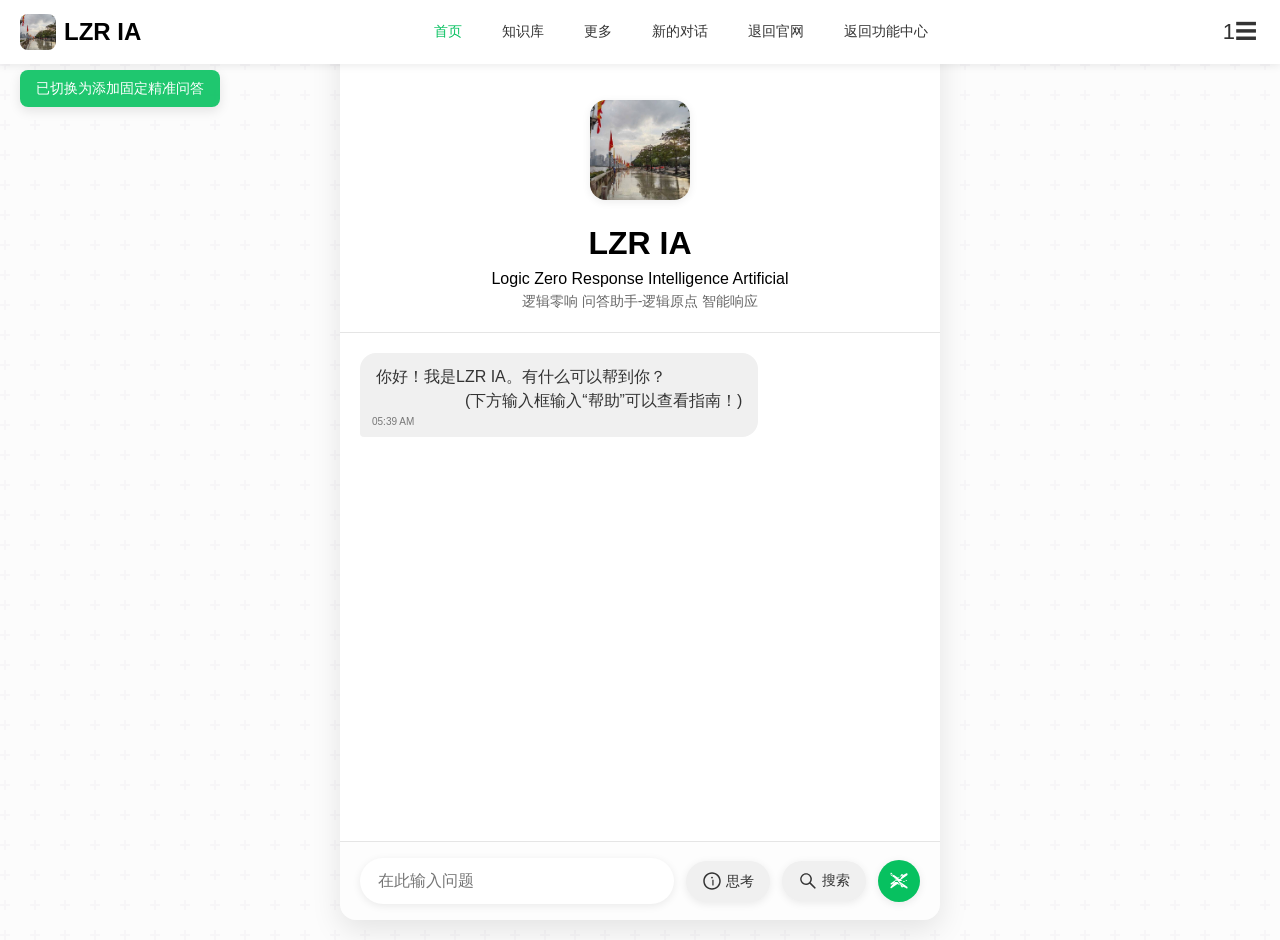
<file: AI NEW.html>
<!DOCTYPE html>
<html lang="zh-CN">
<head>
    <meta charset="UTF-8">
    <meta name="viewport" content="width=device-width, initial-scale=1.0">
    <title>LZR IA - 没用的问答助手</title>
    <!-- 引入外部CSS样式文件 -->
    <link rel="stylesheet" href="style.css">
</head>
<body>



 <!-- 顶部导航栏 -->
<nav class="navbar">
    <div class="navbar-logo">
        <img src="LZR.jpg" alt="LZR IA Logo">
        <h2><a href="AI NEW.html">LZR IA</a></h2>
    </div>
    
    <!-- PC端菜单（保持不变） -->
    <div class="navbar-menu">
        <button class="active">首页</button>
        <button id="kbBtn">知识库</button>
        <button id="moreBtn">更多</button>
        <button><a href="AI NEW.html" target="_blank" rel="noopener noreferrer">新的对话</a></button>
        <button><a href="home.html" target="_blank" rel="noopener noreferrer">退回官网</a></button>
        <button><a href="Function.html" target="_blank" rel="noopener noreferrer">返回功能中心</a></button>
    </div>
    
    <!-- 移动端菜单按钮（移到这里，和.navbar-menu同级） -->
    <button class="mobile-menu-btn">☰</button>
</nav>
    <!-- 操作提示框 -->
    <div id="operationTip" class="operation-tip">操作提示</div>

    <!-- 聊天容器 -->
    <div class="chat-container">
        <div class="chat-header">
            <img src="LZR.jpg" alt="LZR">
            <h1>LZR IA</h1>
            Logic Zero Response Intelligence Artificial 
            <p>逻辑零响 问答助手-逻辑原点 智能响应</p>
            
        </div>
        <div class="chat-messages" id="chatMessages">
            <!-- 欢迎消息 -->
            <div class="message ai-message">
                <span class="typing-effect">你好！我是LZR IA。有什么可以帮到你？
                    (下方输入框输入“帮助”可以查看指南！)</span>
                <span class="message-time"></span>
            </div>
        </div>
        <div class="chat-input-area">
            <div class="input-wrapper">
                <input type="text" id="userInput" placeholder="在此输入问题" autocomplete="off">
            </div>
           <a href="https://chat.deepseek.com/sign_in" 
   target="_blank" 
   rel="noopener noreferrer"
   class="btn btn-think" 
   id="thinkBtn" 
   title="思考">
    <svg class="icon" viewBox="0 0 1024 1024" fill="currentColor">
        <path d="M512 64C264.6 64 64 264.6 64 512s200.6 448 448 448 448-200.6 448-448S759.4 64 512 64zm0 820c-205.4 0-372-166.6-372-372s166.6-372 372-372 372 166.6 372 372-166.6 372-372 372z"></path>
        <path d="M464 336a48 48 0 1 0 96 0 48 48 0 1 0-96 0zm72 112c-4.4 0-8 3.6-8 8v272c0 4.4 3.6 8 8 8h48c4.4 0 8-3.6 8-8V456c0-4.4-3.6-8-8-8h-48z"></path>
    </svg>
    <span style="margin-left: 4px;">思考</span>
</a>
                <!-- 搜索按钮 -->
                <button class="btn btn-search" id="searchBtn" title="调用DeepSeek API">
                    <svg class="icon" viewBox="0 0 1024 1024" fill="currentColor">
                        <path d="M909.6 854.5L649.9 594.8C690.2 542.7 712 479 712 412c0-80.2-31.3-155.4-87.9-212.1-56.6-56.7-132-87.9-212.1-87.9s-155.5 31.3-212.1 87.9C143.2 256.5 112 331.8 112 412c0 80.1 31.3 155.5 87.9 212.1C256.5 680.8 331.8 712 412 712c67 0 130.6-21.8 182.7-62l259.7 259.6a8.2 8.2 0 0 0 11.6 0l43.6-43.5a8.2 8.2 0 0 0 0-11.6zM570.4 570.4C528 612.7 471.8 636 412 636s-116-23.3-158.4-65.6C205.3 528 182 471.8 182 412s23.3-116.1 65.6-158.4C296 205.3 352.2 182 412 182s116.1 23.3 158.4 65.6C612.7 296 636 352.2 636 412s-23.3 116.1-65.6 158.4z"></path>
                    </svg>
                    <span style="margin-left: 4px;">搜索</span>
                </button>
                <button class="btn btn-icon" id="sendBtn" title="发送">
                    <svg class="icon" viewBox="0 0 1024 1024" fill="currentColor">
                        <path d="M931.4 498.9c-16.1-22.9-48.8-28.6-71.7-12.5L768 567.4 256 208c-16.4-11.8-39.2-11.1-54.9 1.6-15.7 12.7-19.4 34.9-8 51.6l456.5 568.3c12.6 15.7 35.4 19.4 51.6 8 15.7-12.6 19.4-35.4 8-51.6L513.1 512l418.3-300.6c22.9-16.1 28.6-48.8 12.5-71.7-16.1-22.9-48.8-28.6-71.7-12.5L431.9 361.3 135.9 156.1C120.2 146.2 98.1 150 85.6 165.8 73.1 181.5 76.9 203.6 92.6 216.1l300.6 205.2L92.6 626.9c-15.7 12.5-19.5 34.6-8 50.3 11.5 15.7 33.6 19.5 50.3 8l300.6-205.2 205.2 300.6c12.5 15.7 34.6 19.5 50.3 8 15.7-11.5 19.5-33.6 8-50.3L513.1 512l418.3 300.6c22.9 16.1 28.6 48.8 12.5 71.7-16.1 22.9-48.8 28.6-71.7-12.5L431.9 662.7 135.9 867.9c-15.7 12.6-37.8 12.1-52.9-1.2-15.1-13.3-16.6-35.4-3.5-51.1l300.6-364.5L80.5 147.1c-13.1-15.8-11.6-38 3.2-51.1 14.8-13.1 36.9-11.6 51.1 3.2l300.6 364.5 205.2-300.6c12.6-15.7 34.7-19.4 51.1-8 16.4 11.4 19.4 33.5 8 51.1L513.1 512z"></path>
                    </svg>
                </button>
            </div>
        </div>
    </div>

    <!-- 自定义知识库模态框 -->
    <div id="knowledgeBaseModal" class="modal">
        <div class="modal-content">
            <div class="modal-header">
                <h1>Knowledge Base-知识库</h1>
                <button class="modal-close">&times;</button>
            </div>
            <div class="modal-body">
                <div class="kb-switch">
                    <span>当前使用：</span>
                    <button id="officialKbBtn" class="kb-switch-btn active">Logic知识库</button>
                    <button id="customKbBtn" class="kb-switch-btn">自定义知识库</button>
                </div>
                <div class="settings-section"></div>
                <div class="custom-kb-list" id="customKbList">
                    <!-- 自定义问答列表动态生成 -->
                </div>
                <div class="settings-section"></div>
                <div class="custom-kb-form">
                    <h4>在自定义知识库中添加新的问答</h4>
                    <div class="kb-type-switch">
                        <span>添加类型：</span>
                        <button id="fixedKbTypeBtn" class="kb-type-switch-btn active">固定精准问答</button>
                        <button id="keywordKbTypeBtn" class="kb-type-switch-btn">关键词模糊问答</button>
                    </div>
                    <input type="text" id="customQuestion" placeholder="输入问题（固定问答填完整问题，关键词问答填关键词）" />
                    <input type="text" id="customAnswer" placeholder="输入回答" />
                    <button id="saveCustomKb" class="btn">保存问答</button>
                </div>
            </div>
        </div>
    </div>

    <!-- 设置模态框 -->
    <div id="settingsModal" class="modal">
        <div class="modal-content">
            <div class="modal-header">
                <h1>MORE-更多</h1>
                <button class="modal-close">&times;</button>
            </div>
            <div class="modal-body">
                <!-- 主题设置 -->
                <div class="settings-section">
                    <h4>显示设置</h4>
                    <div class="settings-option">
                        <span>夜间模式（黑色背景）</span>
                        <label class="settings-toggle">
                            <input type="checkbox" id="darkModeToggle">
                            <span class="slider"></span>
                        </label>
                    </div>
                    <div class="settings-option">
                        <span>聊天内加粗字体</span>
                        <label class="settings-toggle">
                            <input type="checkbox" id="fontBoldToggle">
                            <span class="slider"></span>
                        </label>
                    </div>
                </div>

                <!-- DeepSeek API Key 设置 -->
                <div class="settings-section">
                    <h4>DeepSeek API 设置</h4>
                    <div class="api-settings-group">
                        <span>API Key（仅本地存储，不会泄露）</span>
                        <input type="password" id="deepseekApiKey" placeholder="输入你的DeepSeek API Key（sk-开头）" />
                        <button id="saveApiKeyBtn" class="btn save-api-btn">保存API Key</button>
                        <div class="settings-section"></div>
                        <h4>网页跳转</h4>
                      <a href="https://platform.deepseek.com/usage" target="_blank" rel="noopener noreferrer">DeepSeek API-用量信息</a>
                      <a href="https://cn.bing.com/?mkt=zh-CN" target="_blank" rel="noopener noreferrer">Bing</a>
                      <a href="https://wx.qq.com/" target="_blank" rel="noopener noreferrer">WeChat</a>
                    </div>
                </div>

                <!-- 提示区域 -->
                <div class="reserved-area">
                    <h4>此AI网站仅供娱乐使用</h4>
                    <p>我们将不承担一切后果 其中包括DeepSeek API Key的安全</p>
                    <p>Logic Zero Response Intelligence Artificial:逻辑零响应智能问答助手</p>
                    <p>LZR IA-Logic Zero Response Intelligence Artificial-v2.0 Plus-版本</p>
                </div>
            </div>
        </div>
    </div>

    <!-- 引入外部JS文件（顺序：先知识库，再主逻辑） -->
    <script src="knowledge-base.js"></script>
    <script src="app.js"></script>




</body>


</html>
</file>
<file: style.css>
/* 全局样式重置与基础设置 */
* {
    margin: 0;
    padding: 0;
    box-sizing: border-box;
    font-family: -apple-system, BlinkMacSystemFont, "Segoe UI", Roboto, sans-serif;
}

:root {
    /* 主题色 */
    --primary-color: #07c160;
    --primary-light: #e8f8ef;
    --search-color: #1677ff; /* 搜索按钮蓝色 */
    --search-light: #e6f4ff;
    --gray-100: #ececec23;
    --gray-200: #f0f0f0;
    --gray-300: #e5e5e5;
    --gray-800: #333333;
    --white: #ffffff;
    --black: #1a1a1a;
    --dark-bg: #2c2c2c;
    --dark-card: #383838;
    --dark-text: #f5f5f5;
    --shadow-sm: 0 2px 8px rgba(0, 0, 0, 0.08);
    --shadow-md: 0 4px 12px rgba(0, 0, 0, 0.1);
    --radius-sm: 8px;
    --radius-md: 16px;
    --radius-lg: 24px;
    --radius-full: 50%;
    --transition: all 0.2s ease;
    /* 字体粗细变量 */
    --font-weight: 400;
}

/* ========== 新增：操作提示框样式 ========== */
.operation-tip {
    position: fixed;
    top: 70px; /* 导航栏下方 */
    left: 20px;
    background-color: rgba(7, 193, 96, 0.9);
    color: white;
    padding: 8px 16px;
    border-radius: var(--radius-sm);
    box-shadow: var(--shadow-md);
    font-size: 14px;
    z-index: 1000;
    opacity: 0;
    transform: translateX(-20px);
    transition: all 0.3s ease;
    pointer-events: none; /* 不影响点击其他元素 */
    max-width: 300px;
    white-space: nowrap;
    overflow: hidden;
    text-overflow: ellipsis;
}

.operation-tip.show {
    opacity: 1;
    transform: translateX(0);
}

/* 深色模式下的提示框样式适配 */
body.dark-mode .operation-tip {
    background-color: rgba(105, 177, 255, 0.9);
}

/* 移动端提示框适配 */
@media (max-width: 768px) {
    .operation-tip {
        left: 10px;
        font-size: 13px;
        padding: 6px 12px;
        max-width: 200px;
    }
}

/* 深色模式 - 已修复文字不可见问题 */
body.dark-mode {
    background-color: var(--dark-bg);
    color: var(--dark-text);
}

body.dark-mode .navbar {
    background-color: var(--dark-card);
    color: var(--dark-text);
}

body.dark-mode .navbar-logo h1 {
    color: var(--dark-text); /* 修复导航栏标题文字颜色 */
}

body.dark-mode .navbar-menu button {
    color: var(--dark-text);
}

body.dark-mode .mobile-menu-btn {
    color: var(--dark-text); /* 修复移动端菜单按钮文字颜色 */
}

body.dark-mode .chat-container {
    background-color: var(--dark-card);
}

body.dark-mode .chat-header {
    background-color: var(--dark-card);
    border-bottom-color: #444;
}

body.dark-mode .chat-header h2,
body.dark-mode .chat-header p {
    color: var(--dark-text);
}

body.dark-mode .chat-messages {
    background-color: var(--dark-card);
}

body.dark-mode .ai-message {
    background-color: #444;
    color: var(--dark-text);
}

body.dark-mode .ai-message .message-time {
    color: rgba(255, 255, 255, 0.7); /* 修复AI消息时间文字颜色 */
}

body.dark-mode .chat-input-area {
    background-color: #444;
    border-top-color: #555;
}

body.dark-mode #userInput {
    background-color: #555;
    color: var(--dark-text);
}

body.dark-mode .modal-content {
    background-color: var(--dark-card);
    color: var(--dark-text);
}

body.dark-mode .modal-header {
    border-bottom-color: #444;
}

body.dark-mode .modal-header h3,
body.dark-mode .settings-section h4,
body.dark-mode .settings-option span,
body.dark-mode .kb-switch span,
body.dark-mode .custom-kb-item .question,
body.dark-mode .reserved-area h4,
body.dark-mode .kb-type-switch span {
    color: var(--dark-text); /* 修复模态框内标题/选项文字颜色 */
}

body.dark-mode .custom-kb-item {
    border-color: #444;
}

body.dark-mode .custom-kb-item .answer,
body.dark-mode .reserved-area p,
body.dark-mode .custom-kb-item .type-tag {
    color: rgba(255, 255, 255, 0.7); /* 修复模态框内次要文字颜色 */
}

body.dark-mode .custom-kb-form input {
    background-color: #555;
    border-color: #444;
    color: var(--dark-text);
}

/* 新增：API Key输入框样式适配深色模式 */
body.dark-mode #deepseekApiKey {
    background-color: #555;
    border-color: #444;
    color: var(--dark-text);
}

/* 加载动画样式 */
.loading {
    display: inline-block;
    width: 20px;
    height: 20px;
    border: 3px solid rgba(255,255,255,.3);
    border-radius: 50%;
    border-top-color: white;
    animation: spin 1s ease-in-out infinite;
}

@keyframes spin {
    to { transform: rotate(360deg); }
}

/* 百度链接样式（保留，兼容深色模式） */
.dark-mode .baidu-link {
    color: #69b1ff;
}

/* 字体粗细 */
body.font-bold .message,
body.font-bold #userInput,
body.font-bold .navbar-menu button {
    font-weight: 600;
}

body {
    background-color: var(--gray-100);
    min-height: 100vh;
    line-height: 1.5;
    font-weight: var(--font-weight);
}

/* 顶部导航栏 - 适配移动端 */
.navbar {
    background-color: var(--white);
    padding: 12px 20px;
    box-shadow: var(--shadow-sm);
    display: flex;
    justify-content: space-between;
    align-items: center;
    position: fixed;
    top: 0;
    left: 0;
    right: 0;
    z-index: 100;
}

.navbar-logo {
    display: flex;
    align-items: center;
    gap: 8px;
}

.navbar-logo img {
    width: 36px;
    height: 36px;
    border-radius: var(--radius-sm);
    object-fit: cover;
}

.navbar-logo h1 {
    font-size: 18px;
    color: var(--gray-800);
    font-weight: 600;
}

.navbar-menu {
    display: flex;
    gap: 16px;
}

.navbar-menu button {
    background: transparent;
    border: none;
    color: var(--gray-800);
    font-size: 14px;
    cursor: pointer;
    padding: 6px 12px;
    border-radius: var(--radius-sm);
    transition: var(--transition);
}

.navbar-menu button:hover {
    background-color: var(--primary-light);
    color: var(--primary-color);
}

.navbar-menu .active {
    color: var(--primary-color);
    font-weight: 500;
}

/* 移动端菜单按钮 - 修复显示问题 */
.mobile-menu-btn {
    display: none;
    background: transparent;
    border: none;
    cursor: pointer;
    font-size: 22px; /* 放大一点，更显眼 */
    color: var(--gray-800);
    width: 40px; /* 固定宽度，确保点击区域 */
    height: 40px; /* 固定高度 */
    display: flex; /* 居中对齐内容 */
    align-items: center;
    justify-content: center;
}
/* 移动端媒体查询 */
@media (max-width: 768px) {
    .navbar-menu {
        display: none; /* 移动端隐藏PC端菜单 */
    }
    .mobile-menu-btn {
        display: flex; /* 移动端显示菜单按钮 */
    }
}
/* 补充：如果用伪元素更规范，可添加这段 */
.mobile-menu-btn::before {
    content: "1"; /* 三条横杠的通用字符，所有设备都支持 */
}

/* 聊天容器 - 适配导航栏 */
.chat-container {
    width: 100%;
    max-width: 100%;
    height: 100vh;
    background-color: var(--white);
    display: flex;
    flex-direction: column;
     padding-top: 60px; /* 给导航栏留空间 */
}

/* 聊天头部 */
.chat-header {
    padding: 20px;
    text-align: center;
    background-color: var(--white);
    border-bottom: 1px solid var(--gray-300);
}

.chat-header img {
    width: 100px;
    height: 100px;
    border-radius: var(--radius-md);
    margin-bottom: 12px;
    object-fit: cover;
    box-shadow: var(--shadow-sm);
}

.chat-header h2 {
    font-size: 22px;
    color: var(--gray-800);
    font-weight: 500;
    margin-bottom: 4px;
}

.chat-header p {
    font-size: 14px;
    color: #666;
}

/* 聊天消息区域 */
.chat-messages {
    flex: 1;
    padding: 20px;
    overflow-y: auto;
    background-color: var(--white);
    display: flex;
    flex-direction: column;
    gap: 16px;
}

.message {
    max-width: 80%;
    padding: 12px 16px 24px 16px; /* 增加底部padding，避免时间重叠 */
    border-radius: var(--radius-md);
    font-size: 16px;
    line-height: 1.5;
    word-wrap: break-word;
    position: relative;
}

.user-message {
    align-self: flex-end;
    background-color: var(--primary-color);
    color: var(--white);
    border-bottom-right-radius: 4px;
}

.ai-message {
    align-self: flex-start;
    background-color: var(--gray-200);
    color: var(--gray-800);
    border-bottom-left-radius: 4px;
}

.message-time {
    position: absolute;
    font-size: 10px;
    color: rgba(255, 255, 255, 0.7);
    bottom: 8px; /* 调整时间位置，避免重叠 */
    right: 12px;
}

.ai-message .message-time {
    color: rgba(0, 0, 0, 0.5);
    left: 12px;
    right: auto;
}

/* 新增：DeepSeek API提示样式 */
.deepseek-tag {
    position: absolute;
    font-size: 9px;
    color: #1677ff;
    bottom: 8px;
    left: 40px;
    background-color: rgba(22, 119, 255, 0.1);
    padding: 1px 4px;
    border-radius: 2px;
}

body.dark-mode .deepseek-tag {
    color: #69b1ff;
    background-color: rgba(105, 177, 255, 0.2);
}

/* 打字机效果优化 */
.typing-effect {
    display: block; /* 改为块级元素，允许换行 */
    white-space: pre-wrap; /* 允许文字换行 */
    overflow: visible; /* 取消溢出隐藏 */
}

/* 输入区域 */
.chat-input-area {
    padding: 16px 20px;
    background-color: var(--gray-100);
    border-top: 1px solid var(--gray-300);
    display: flex;
    align-items: center;
    gap: 12px;
}

.input-wrapper {
    flex: 1;
    position: relative;
}

#userInput {
    width: 100%;
    padding: 14px 18px;
    border: none;
    border-radius: var(--radius-lg);
    background-color: var(--white);
    font-size: 16px;
    outline: none;
    box-shadow: var(--shadow-sm);
    transition: var(--transition);
}

#userInput:focus {
    box-shadow: 0 0 0 2px rgba(7, 193, 96, 0.2);
}

.action-buttons {
    display: flex;
    align-items: center;
    gap: 10px;
}

.btn {
    padding: 10px 16px;
    border-radius: var(--radius-lg);
    border: none;
    background-color: var(--primary-color);
    color: var(--white);
    display: flex;
    justify-content: center;
    align-items: center;
    cursor: pointer;
    transition: var(--transition);
    box-shadow: var(--shadow-sm);
    font-size: 14px;
}

.btn:hover {
    background-color: #06b058;
    transform: scale(1.03);
}

.btn:active {
    transform: scale(0.98);
}

.btn-think {
    background-color: var(--gray-200);
    color: var(--gray-800);
}

.btn-think:hover {
    background-color: var(--gray-300);
}

/* 搜索按钮样式 */
.btn-search {
    background-color: var(--gray-200);
    color: var(--gray-800);
}

.btn-search.active {
    background-color: var(--search-color);
    color: white;
}

.btn-search:hover {
    background-color: var(--gray-300);
}

.btn-search.active:hover {
    background-color: #0e66d0;
}

.btn-icon {
    width: 42px;
    height: 42px;
    border-radius: var(--radius-full);
    padding: 0;
}

.icon {
    width: 20px;
    height: 20px;
    fill: currentColor;
}

/* 模态框样式 - 自定义知识库（已添加淡入淡出动画） */
.modal {
    display: flex;
    position: fixed;
    top: 0;
    left: 0;
    width: 100%;
    height: 100%;
    background-color: rgba(0, 0, 0, 0.5);
    z-index: 1000;
    justify-content: center;
    align-items: center;
    /* 动画核心属性 */
    opacity: 0;
    visibility: hidden;
    transition: all 0.3s ease;
    pointer-events: none;
}

/* 模态框显示状态（触发淡入动画） */
.modal.show {
    opacity: 1;
    visibility: visible;
    pointer-events: auto;
}

.modal-content {
    background-color: var(--white);
    border-radius: var(--radius-md);
    width: 90%;
    max-width: 500px;
    max-height: 80vh;
    overflow-y: auto;
    box-shadow: var(--shadow-md);
    /* 内容区缩放动画 */
    transform: scale(0.95);
    transition: transform 0.3s ease;
}

/* 模态框显示时内容区动画 */
.modal.show .modal-content {
    transform: scale(1);
}

.modal-header {
    padding: 16px 20px;
    border-bottom: 1px solid var(--gray-300);
    display: flex;
    justify-content: space-between;
    align-items: center;
}

.modal-header h3 {
    font-size: 18px;
    color: var(--gray-800);
}

.modal-close {
    background: transparent;
    border: none;
    font-size: 24px;
    cursor: pointer;
    color: var(--gray-800);
}

.modal-body {
    padding: 20px;
}

.kb-switch {
    display: flex;
    align-items: center;
    gap: 12px;
    margin-bottom: 20px;
}

.kb-switch-btn {
    padding: 8px 16px;
    border: 1px solid var(--gray-300);
    background-color: var(--white);
    border-radius: var(--radius-sm);
    cursor: pointer;
    transition: var(--transition);
}

.kb-switch-btn.active {
    background-color: var(--primary-color);
    color: var(--white);
    border-color: var(--primary-color);
}

/* 新增：自定义问答类型切换样式 */
.kb-type-switch {
    display: flex;
    align-items: center;
    gap: 12px;
    margin: 15px 0;
    padding: 10px;
    background-color: var(--primary-light);
    border-radius: var(--radius-sm);
}

.kb-type-switch-btn {
    padding: 6px 12px;
    border: 1px solid var(--gray-300);
    background-color: var(--white);
    border-radius: var(--radius-sm);
    cursor: pointer;
    transition: var(--transition);
    font-size: 13px;
}

.kb-type-switch-btn.active {
    background-color: var(--primary-color);
    color: var(--white);
    border-color: var(--primary-color);
}

.custom-kb-list {
    margin-bottom: 20px;
    max-height: 300px;
    overflow-y: auto;
}

.custom-kb-item {
    padding: 12px;
    border: 1px solid var(--gray-300);
    border-radius: var(--radius-sm);
    margin-bottom: 12px;
    display: flex;
    justify-content: space-between;
    align-items: flex-start;
    gap: 10px;
}

.custom-kb-item .content {
    flex: 1;
}

.custom-kb-item .question {
    font-weight: 500;
    color: var(--gray-800);
    margin-bottom: 4px;
}

.custom-kb-item .answer {
    color: #666;
    font-size: 14px;
    margin-bottom: 4px;
}

/* 新增：问答类型标签样式 */
.custom-kb-item .type-tag {
    font-size: 11px;
    color: #666;
    padding: 2px 6px;
    border-radius: 4px;
    background-color: var(--gray-200);
    display: inline-block;
}

.custom-kb-item .type-tag.fixed {
    background-color: #e8f8ef;
    color: #07c160;
}

.custom-kb-item .type-tag.keyword {
    background-color: #e6f4ff;
    color: #1677ff;
}

.custom-kb-item .delete-btn {
    background-color: #ff4d4f;
    color: white;
    border: none;
    padding: 4px 8px;
    border-radius: 4px;
    cursor: pointer;
    font-size: 12px;
    align-self: center;
}

.custom-kb-form {
    display: flex;
    flex-direction: column;
    gap: 12px;
}

.custom-kb-form input {
    padding: 12px;
    border: 1px solid var(--gray-300);
    border-radius: var(--radius-sm);
    font-size: 14px;
}

/* 设置模态框样式 */
.settings-section {
    margin-bottom: 20px;
    padding-bottom: 20px;
    border-bottom: 1px solid var(--gray-300);
}

.settings-section h4 {
    margin-bottom: 12px;
    font-size: 16px;
    color: var(--gray-800);
}

.settings-option {
    display: flex;
    align-items: center;
    gap: 12px;
    margin-bottom: 10px;
}

/* 新增：API Key设置项样式 */
.api-settings-group {
    display: flex;
    flex-direction: column;
    gap: 8px;
    margin-top: 8px;
}

#deepseekApiKey {
    width: 100%;
    padding: 10px 12px;
    border: 1px solid var(--gray-300);
    border-radius: var(--radius-sm);
    font-size: 14px;
    outline: none;
}

#deepseekApiKey:focus {
    border-color: var(--search-color);
}

.save-api-btn {
    align-self: flex-start;
    padding: 8px 16px;
    font-size: 14px;
    border-radius: var(--radius-sm);
}

.settings-toggle {
    position: relative;
    display: inline-block;
    width: 40px;
    height: 20px;
}

.settings-toggle input {
    opacity: 0;
    width: 0;
    height: 0;
}

.slider {
    position: absolute;
    cursor: pointer;
    top: 0;
    left: 0;
    right: 0;
    bottom: 0;
    background-color: #ccc;
    transition: .4s;
    border-radius: 20px;
}

.slider:before {
    position: absolute;
    content: "";
    height: 16px;
    width: 16px;
    left: 2px;
    bottom: 2px;
    background-color: white;
    transition: .4s;
    border-radius: 50%;
}

input:checked + .slider {
    background-color: var(--primary-color);
}

input:checked + .slider:before {
    transform: translateX(20px);
}

/* 预留提示区域 */
.reserved-area {
    padding: 16px;
    background-color: var(--primary-light);
    border-radius: var(--radius-sm);
    margin-top: 20px;
}

.reserved-area p {
    font-size: 14px;
    color: var(--gray-800);
}

/* 响应式适配 - 移动端 */
@media (max-width: 768px) {
    .navbar-menu {
        display: none;
    }

    .mobile-menu-btn {
        display: block;
    }

    .chat-header img {
        width: 80px;
        height: 80px;
    }

    .message {
        max-width: 85%;
        font-size: 15px;
    }

    .chat-input-area {
        padding: 12px 16px;
    }

    #userInput {
        padding: 12px 16px;
        font-size: 15px;
    }

    .btn-icon {
        width: 38px;
        height: 38px;
    }

    .modal-content {
        width: 95%;
        max-height: 90vh;
    }

    /* 移动端按钮文字隐藏，只显示图标 */
    .btn-think span,
    .btn-search span {
        display: none;
    }

    .action-buttons {
        gap: 8px;
    }
}

@media (min-width: 769px) {
    .chat-container {
        max-width: 600px;
        margin: 0 auto;
        box-shadow: var(--shadow-md);
        border-radius: var(--radius-md);
        overflow: hidden;
    }

    body {
        display: flex;
        justify-content: center;
        align-items: center;
        padding: 20px;
    }
}

/* 重置所有a标签的默认样式 */
a {
    /* 去除下划线 */
    text-decoration: none;
    /* 继承父元素的文字颜色（不再是默认蓝色） */
    color: inherit;
    /* 去除点击后的高亮框（移动端/聚焦时） */
    outline: none;
}

/* 可选：保留hover状态的轻微反馈（和按钮hover样式一致） */
a:hover {
    color: var(--primary-color); /* 继承你页面的主题色 */
    /* 如果不想有颜色变化，直接注释掉这行即可 */
}

/* 去除a标签点击后的默认颜色*/
a:visited {
    color: inherit;
}

.chat-container {
    box-shadow: 0 10px 30px rgba(0, 0, 0, 0.1);
    border-radius: 16px;
    overflow: hidden;
}

body {
    background-image: url("data:image/svg+xml,%3Csvg width='60' height='60' viewBox='0 0 60 60' xmlns='http://www.w3.org/2000/svg'%3E%3Cg fill='none' fill-rule='evenodd'%3E%3Cg fill='%239C92AC' fill-opacity='0.05'%3E%3Cpath d='M36 34v-4h-2v4h-4v2h4v4h2v-4h4v-2h-4zm0-30V0h-2v4h-4v2h4v4h2V6h4V4h-4zM6 34v-4H4v4H0v2h4v4h2v-4h4v-2H6zM6 4V0H4v4H0v2h4v4h2V6h4V4H6z'/%3E%3C/g%3E%3C/g%3E%3C/svg%3E");
}

::-webkit-scrollbar-thumb {
    background-color: #07c160;
    border-radius: 4px;
}
</file>
